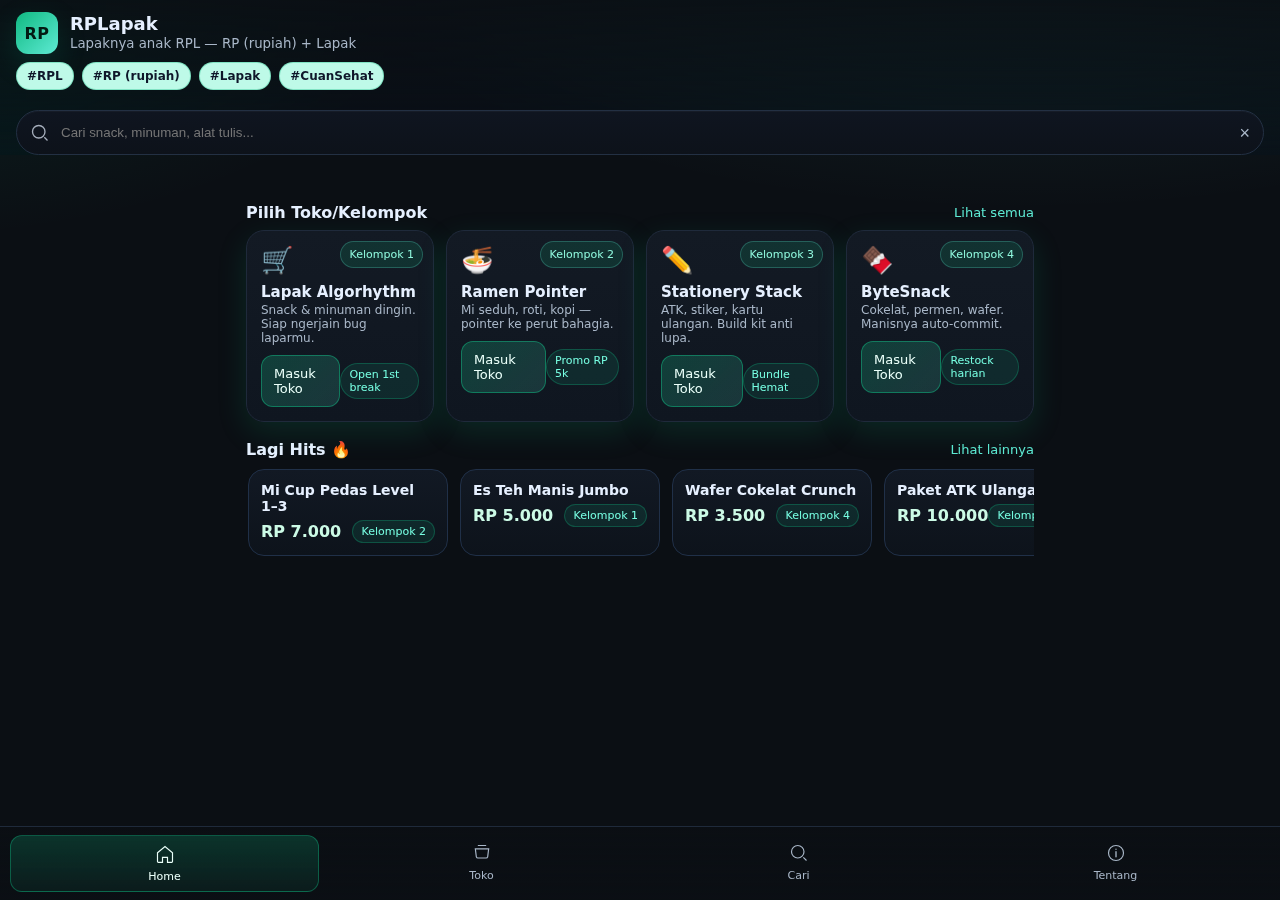
<file: index.html>
<!doctype html>
<html lang="id">
<head>
  <meta charset="utf-8" />
  <meta name="viewport" content="width=device-width,initial-scale=1,viewport-fit=cover" />
  <title>RPLapak — Home</title>
  <meta name="theme-color" content="#10b981" />
  <style>
    :root{
      --bg:#0b0f14;
      --card:#121821;
      --soft:#1a2330;
      --text:#e6f0ff;
      --muted:#a9b7c8;
      --brand:#10b981;    /* hijau “RP” */
      --brand-2:#5eead4;  /* teal accent */
      --warn:#f59e0b;
      --radius:18px;
      --shadow: 0 10px 30px rgba(16,185,129,.15);
    }
    *{box-sizing:border-box}
    html,body{height:100%}
    body{
      margin:0; font-family: ui-sans-serif, system-ui, -apple-system, Segoe UI, Roboto, "Helvetica Neue", Arial;
      background:
        radial-gradient(1200px 500px at 80% -10%, rgba(94,234,212,.12), transparent 60%),
        radial-gradient(900px 400px at -10% 0%, rgba(16,185,129,.12), transparent 60%),
        var(--bg);
      color:var(--text);
      -webkit-font-smoothing:antialiased; text-rendering:optimizelegibility;
    }
    .container{max-width:820px;margin:0 auto;padding:16px 16px 88px}
    header{
      position:sticky; top:0; z-index:50;
      backdrop-filter:saturate(150%) blur(10px);
      background:linear-gradient(to bottom, rgba(11,15,20,.85), rgba(11,15,20,.45) 60%, transparent);
    }
    .topbar{
      display:flex; align-items:center; gap:12px; padding:12px 16px 8px;
    }
    .logo{
      width:42px; height:42px; border-radius:12px; display:grid; place-items:center;
      background:linear-gradient(135deg, var(--brand), var(--brand-2));
      box-shadow:var(--shadow);
      color:#031a13; font-weight:800; letter-spacing:.5px;
    }
    .brand{
      line-height:1.1;
    }
    .brand h1{margin:0;font-size:18px}
    .brand small{color:var(--muted)}
    .tagrow{display:flex; gap:8px; padding:0 16px 12px; flex-wrap:wrap}
    .chip{
      font-size:12px; color:#0f172a; background:#befae8; padding:6px 10px; border-radius:999px; font-weight:700;
      border:1px solid rgba(16,185,129,.35);
    }
    .search{
      margin:8px 16px 14px; position:relative;
    }
    .search input{
      width:100%; padding:14px 44px 14px 44px; border-radius:999px; border:1px solid #233043;
      background:linear-gradient(180deg, #0f1520, #0d121a);
      color:var(--text); outline:none;
      box-shadow:inset 0 1px 0 rgba(255,255,255,.03);
    }
    .search svg{position:absolute; left:14px; top:50%; transform:translateY(-50%); opacity:.7}
    .search .clear{position:absolute; right:8px; top:50%; transform:translateY(-50%); background:transparent; border:none; color:var(--muted); font-size:18px}

    .section-title{
      display:flex; align-items:center; justify-content:space-between; margin:18px 0 8px;
    }
    .section-title h2{margin:0; font-size:16px}
    .section-title a{color:var(--brand-2); text-decoration:none; font-size:13px}

    .shops{
      display:grid; grid-template-columns:1fr 1fr; gap:12px;
    }
    .card{
      background:linear-gradient(180deg, #131a24, #0f1620);
      border:1px solid #1f2a3b; border-radius:var(--radius); padding:14px;
      box-shadow:var(--shadow); position:relative; overflow:hidden;
    }
    .card .badge{
      position:absolute; top:10px; right:10px; font-size:11px; padding:6px 8px; border-radius:999px;
      background:rgba(16,185,129,.15); color:#8ff7dd; border:1px solid rgba(94,234,212,.25);
    }
    .card .emoji{font-size:26px}
    .card h3{margin:8px 0 2px; font-size:15px}
    .card p{margin:0; color:var(--muted); font-size:12px}
    .card .row{display:flex; align-items:center; justify-content:space-between; margin-top:10px}
    .btn{
      display:inline-flex; align-items:center; gap:8px;
      padding:10px 12px; border-radius:12px; border:1px solid #213045; color:#bfe8dc; text-decoration:none; font-size:13px;
      background:linear-gradient(180deg,#0d141d,#0a1017);
    }
    .btn.primary{
      border-color:rgba(16,185,129,.5);
      background:linear-gradient(135deg, rgba(16,185,129,.25), rgba(94,234,212,.15));
      color:#eafff9;
    }

    .scrollx{
      display:flex; gap:12px; overflow-x:auto; padding:2px 4px 2px 2px; scroll-snap-type:x mandatory;
    }
    .scrollx::-webkit-scrollbar{height:6px}
    .scrollx::-webkit-scrollbar-thumb{background:#1f2a3b; border-radius:999px}

    .pill{
      min-width:200px; scroll-snap-align:center;
      background:linear-gradient(180deg,#121924,#0d131b);
      border:1px solid #203048; border-radius:16px; padding:12px;
    }
    .pill h4{margin:0 0 6px; font-size:14px}
    .price{color:#ccfbe6; font-weight:700}
    .tag{font-size:11px; color:#76fde1; background:rgba(16,185,129,.12); border:1px solid rgba(16,185,129,.3); padding:4px 8px; border-radius:999px}

    footer.nav{
      position:fixed; left:0; right:0; bottom:0; padding:8px 10px;
      background:linear-gradient(to top, rgba(11,15,20,.92), rgba(11,15,20,.4));
      backdrop-filter: blur(10px);
      border-top:1px solid #1f2a3b;
    }
    .tabs{
      display:grid; grid-template-columns:repeat(4,1fr); gap:8px;
    }
    .tab{
      display:flex; flex-direction:column; align-items:center; gap:6px; padding:8px 4px; border-radius:12px; color:var(--muted); text-decoration:none; font-size:11px;
    }
    .tab.active{color:#eafff9; background:linear-gradient(180deg, rgba(16,185,129,.22), rgba(16,185,129,.08)); border:1px solid rgba(16,185,129,.4)}
    .tab svg{width:20px; height:20px}
    /* Small helper */
    .sr{position:absolute; width:1px; height:1px; padding:0; overflow:hidden; clip:rect(0,0,0,0); white-space:nowrap; border:0}
    @media (min-width:560px){
      .shops{grid-template-columns:repeat(4,1fr)}
    }
  </style>
</head>
<body>
  <header>
    <div class="topbar">
      <div class="logo">RP</div>
      <div class="brand">
        <h1>RPLapak</h1>
        <small>Lapaknya anak RPL — RP (rupiah) + Lapak</small>
      </div>
    </div>
    <div class="tagrow">
      <span class="chip">#RPL</span>
      <span class="chip">#RP (rupiah)</span>
      <span class="chip">#Lapak</span>
      <span class="chip">#CuanSehat</span>
    </div>
    <div class="search">
      <svg width="20" height="20" viewBox="0 0 24 24" fill="none">
        <path d="M21 21l-3.8-3.8M10.5 18a7.5 7.5 0 1 1 0-15 7.5 7.5 0 0 1 0 15Z" stroke="currentColor" stroke-width="1.6" />
      </svg>
      <input id="q" type="search" placeholder="Cari snack, minuman, alat tulis..." inputmode="search" />
      <button class="clear" aria-label="Bersihkan" onclick="q.value=''; q.focus();">×</button>
    </div>
  </header>

  <main class="container">
    <div class="section-title">
      <h2>Pilih Toko/Kelompok</h2>
      <a href="#all" onclick="filterShop('all')">Lihat semua</a>
    </div>

    <section class="shops" id="shops">
      <!-- Toko 1 -->
      <article class="card" data-shop="kelompok-1">
        <span class="badge">Kelompok 1</span>
        <div class="emoji">🛒</div>
        <h3>Lapak Algorhythm</h3>
        <p>Snack & minuman dingin. Siap ngerjain bug laparmu.</p>
        <div class="row">
          <a class="btn primary" href="#k1" onclick="openShop('kelompok-1')">Masuk Toko</a>
          <span class="tag">Open 1st break</span>
        </div>
      </article>
      <!-- Toko 2 -->
      <article class="card" data-shop="kelompok-2">
        <span class="badge">Kelompok 2</span>
        <div class="emoji">🍜</div>
        <h3>Ramen Pointer</h3>
        <p>Mi seduh, roti, kopi — pointer ke perut bahagia.</p>
        <div class="row">
          <a class="btn primary" href="#k2" onclick="openShop('kelompok-2')">Masuk Toko</a>
          <span class="tag">Promo RP 5k</span>
        </div>
      </article>
      <!-- Toko 3 -->
      <article class="card" data-shop="kelompok-3">
        <span class="badge">Kelompok 3</span>
        <div class="emoji">✏️</div>
        <h3>Stationery Stack</h3>
        <p>ATK, stiker, kartu ulangan. Build kit anti lupa.</p>
        <div class="row">
          <a class="btn primary" href="#k3" onclick="openShop('kelompok-3')">Masuk Toko</a>
          <span class="tag">Bundle Hemat</span>
        </div>
      </article>
      <!-- Toko 4 -->
      <article class="card" data-shop="kelompok-4">
        <span class="badge">Kelompok 4</span>
        <div class="emoji">🍫</div>
        <h3>ByteSnack</h3>
        <p>Cokelat, permen, wafer. Manisnya auto-commit.</p>
        <div class="row">
          <a class="btn primary" href="#k4" onclick="openShop('kelompok-4')">Masuk Toko</a>
          <span class="tag">Restock harian</span>
        </div>
      </article>
    </section>

    <div class="section-title">
      <h2>Lagi Hits 🔥</h2>
      <a href="#more">Lihat lainnya</a>
    </div>

    <section class="scrollx" id="hits">
      <div class="pill" data-shop="kelompok-2">
        <h4>Mi Cup Pedas Level 1–3</h4>
        <div style="display:flex;justify-content:space-between;align-items:center;">
          <span class="price">RP 7.000</span>
          <span class="tag">Kelompok 2</span>
        </div>
      </div>
      <div class="pill" data-shop="kelompok-1">
        <h4>Es Teh Manis Jumbo</h4>
        <div style="display:flex;justify-content:space-between;align-items:center;">
          <span class="price">RP 5.000</span>
          <span class="tag">Kelompok 1</span>
        </div>
      </div>
      <div class="pill" data-shop="kelompok-4">
        <h4>Wafer Cokelat Crunch</h4>
        <div style="display:flex;justify-content:space-between;align-items:center;">
          <span class="price">RP 3.500</span>
          <span class="tag">Kelompok 4</span>
        </div>
      </div>
      <div class="pill" data-shop="kelompok-3">
        <h4>Paket ATK Ulangan</h4>
        <div style="display:flex;justify-content:space-between;align-items:center;">
          <span class="price">RP 10.000</span>
          <span class="tag">Kelompok 3</span>
        </div>
      </div>
    </section>
  </main>

  <footer class="nav" role="navigation" aria-label="Navigasi bawah">
    <div class="tabs">
      <a class="tab active" href="#home">
        <svg viewBox="0 0 24 24" fill="none"><path d="M3 10.5 12 3l9 7.5V21a1 1 0 0 1-1 1h-5v-6H9v6H4a1 1 0 0 1-1-1v-10.5Z" stroke="currentColor" stroke-width="1.4"/></svg>
        <span>Home</span>
      </a>
      <a class="tab" href="#shopsTab" onclick="scrollToShops()">
        <svg viewBox="0 0 24 24" fill="none"><path d="M4 7h16l-1.2 9.6A2 2 0 0 1 16.8 18H7.2a2 2 0 0 1-1.99-1.4L4 7Zm3-4h10" stroke="currentColor" stroke-width="1.4"/></svg>
        <span>Toko</span>
      </a>
      <a class="tab" href="#search" onclick="document.getElementById('q').focus()">
        <svg viewBox="0 0 24 24" fill="none"><path d="M21 21l-3.8-3.8M10.5 18a7.5 7.5 0 1 1 0-15 7.5 7.5 0 0 1 0 15Z" stroke="currentColor" stroke-width="1.4"/></svg>
        <span>Cari</span>
      </a>
      <a class="tab" href="#about" onclick="about()">
        <svg viewBox="0 0 24 24" fill="none"><path d="M12 7.5v.01M12 10.5v6" stroke="currentColor" stroke-width="1.6" stroke-linecap="round"/><circle cx="12" cy="12" r="9" stroke="currentColor" stroke-width="1.4"/></svg>
        <span>Tentang</span>
      </a>
    </div>
  </footer>

  <script>
    /* Mini filtering demo: ketik kata di search -> filter kartu & hits */
    const q = document.getElementById('q');
    const cards = [...document.querySelectorAll('.shops .card')];
    const pills = [...document.querySelectorAll('.scrollx .pill')];

    q.addEventListener('input', () => {
      const term = q.value.trim().toLowerCase();
      filter(term);
    });

    function filter(term){
      const show = (el, ok) => el.style.display = ok ? '' : 'none';
      cards.forEach(c=>{
        const text = c.innerText.toLowerCase();
        show(c, !term || text.includes(term));
      });
      pills.forEach(p=>{
        const text = p.innerText.toLowerCase();
        show(p, !term || text.includes(term));
      });
    }

    /* Filter by shop via link */
    function filterShop(slug){
      if(slug==='all'){ filter(''); q.value=''; return }
      q.value=''; // reset search
      cards.forEach(c => c.style.display = c.dataset.shop===slug ? '' : 'none');
      pills.forEach(p => p.style.display = p.dataset.shop===slug ? '' : 'none');
    }

    function openShop(slug){
      // Di tahap berikutnya bisa diarahkan ke halaman toko spesifik.
      // Untuk demo, kita hanya scroll ke hits dan filter produk sesuai toko:
      filterShop(slug);
      document.getElementById('hits').scrollIntoView({behavior:'smooth', block:'start'});
    }

    function scrollToShops(){
      document.getElementById('shops').scrollIntoView({behavior:'smooth', block:'start'});
    }

    function about(){
      alert('RPLapak — Lapaknya anak RPL.\nMakna nama: RPL (jurusan), RP (rupiah), Lapak (toko).\nHome ver. 1.0 — siap dikembangkan ke halaman toko & checkout.');
    }
  </script>
</body>
</html>
</file>
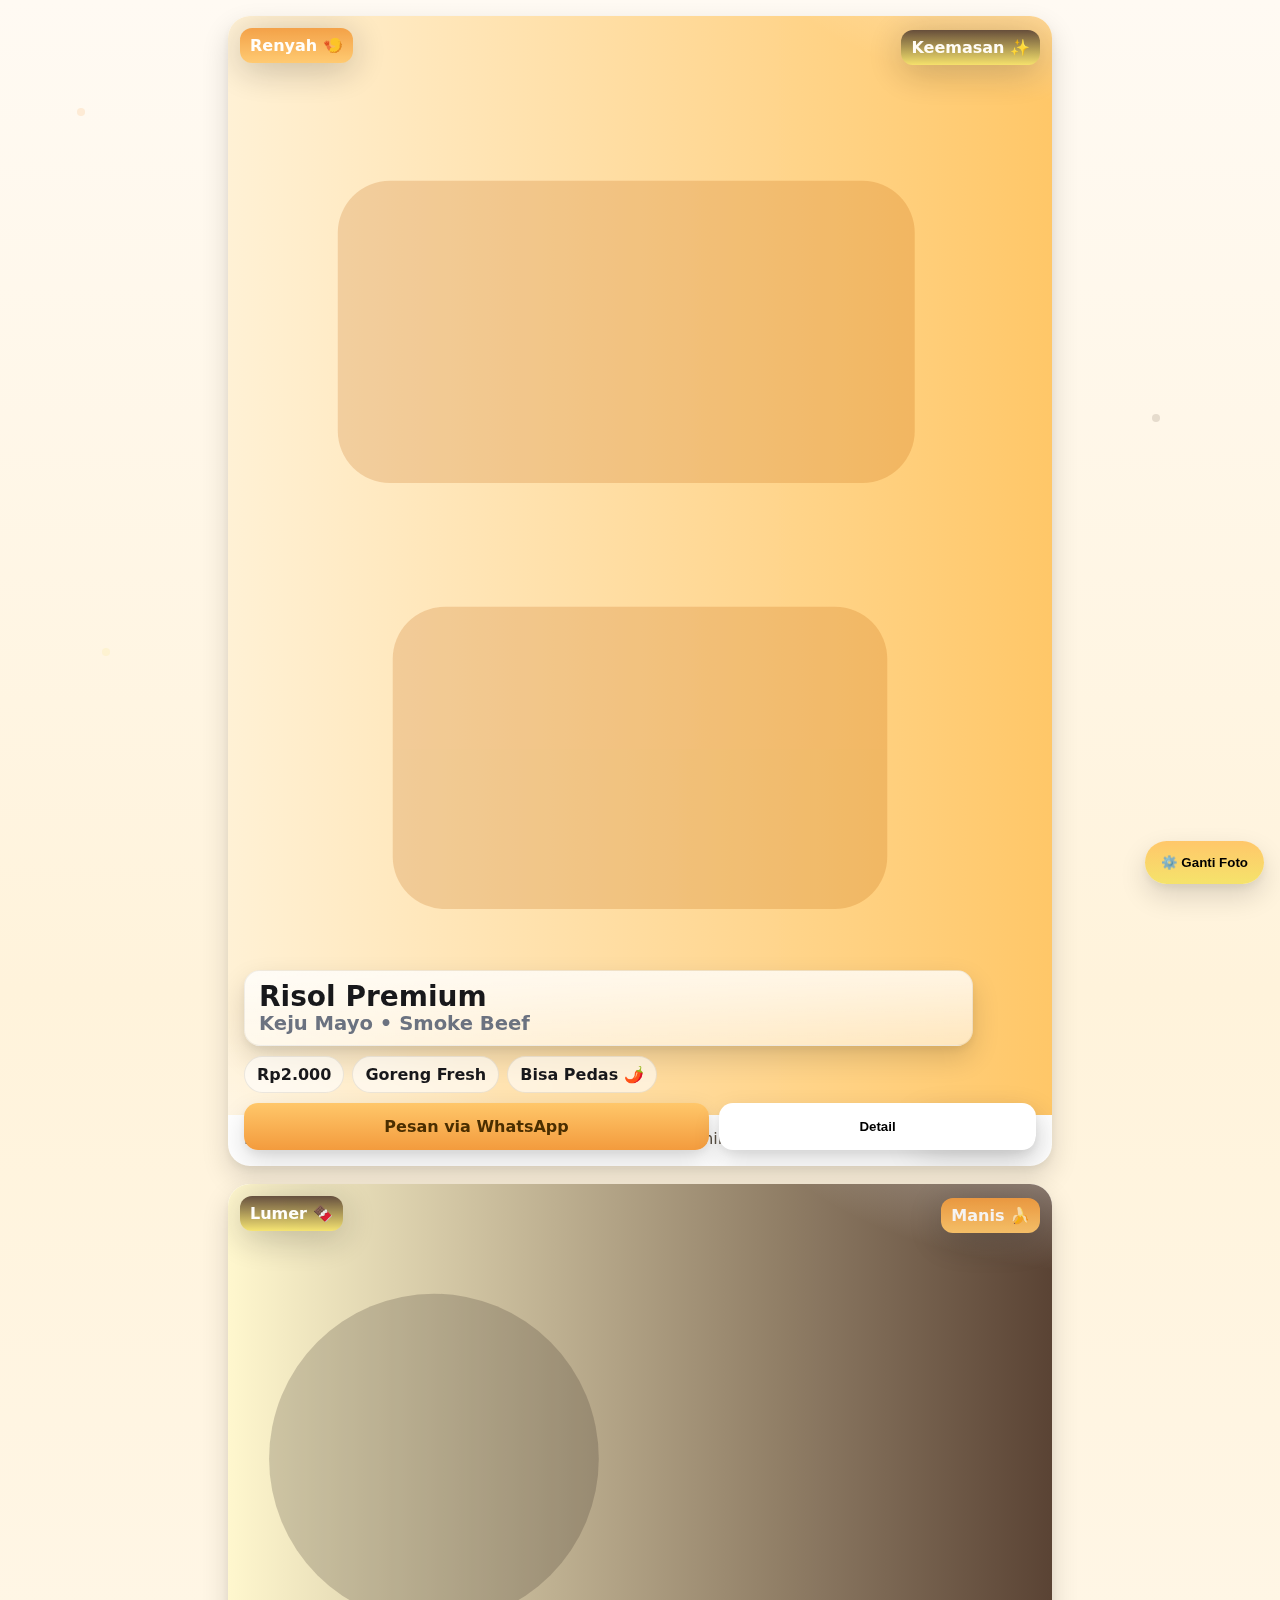
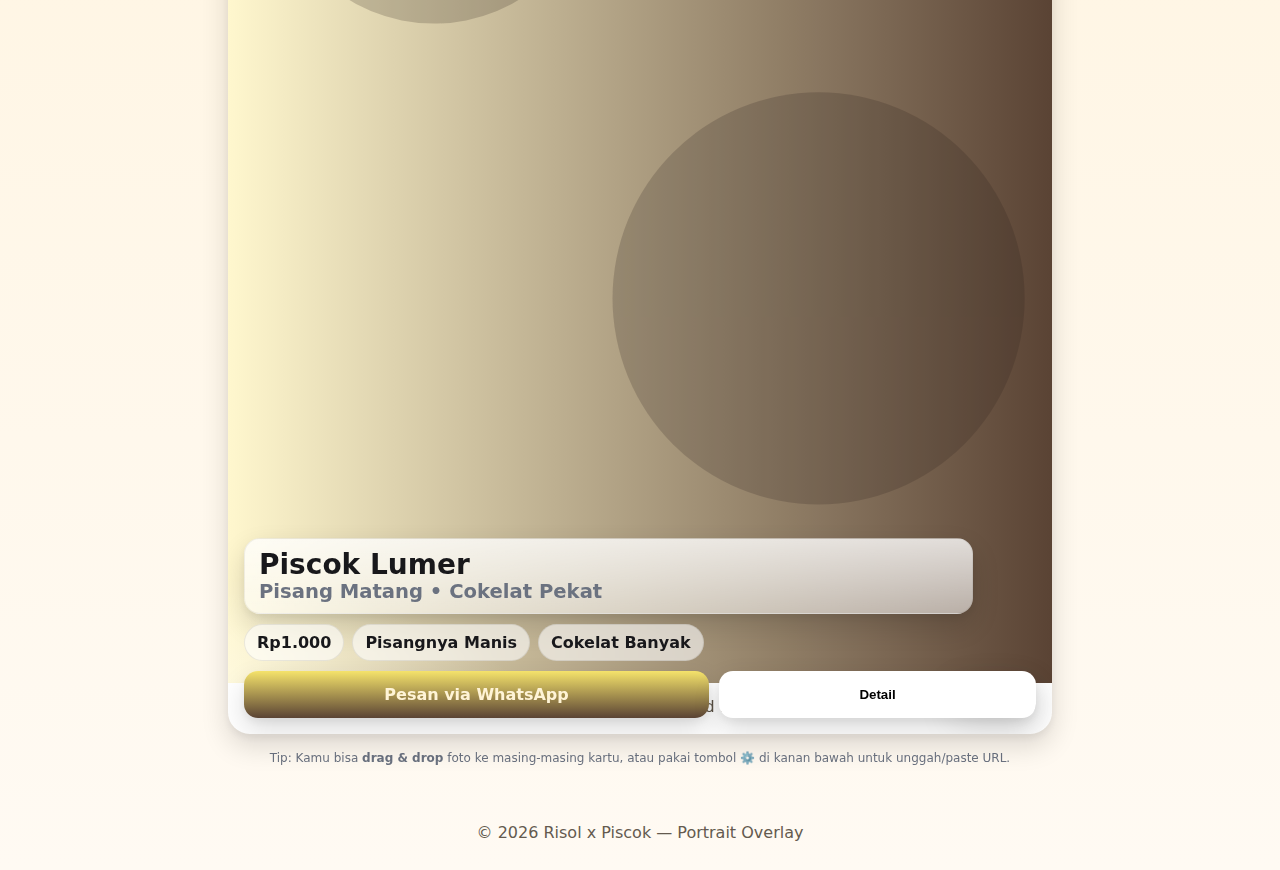
<file: kel2.html>
<!doctype html>
<html lang="id">
<head>
  <meta charset="utf-8" />
  <meta name="viewport" content="width=device-width, initial-scale=1" />
  <title>Risol & Piscok — Portrait Overlay</title>
  <meta name="description" content="Risol keemasan & Piscok lumer. Portrait hero dengan tombol melayang di dalam foto. Pesan via WhatsApp." />
  <style>
    :root{
      /* Risol: warm golden */
      --risol-1:#FFF1D6; --risol-2:#FFC76A; --risol-3:#F39B3D; --risol-4:#B85D00;
      /* Piscok: banana + cocoa */
      --piscok-1:#FFF7CF; --piscok-2:#F5E36B; --piscok-3:#5A4334; --piscok-4:#2C1F1B;
      --ink:#18181b; --muted:#6b7280; --bg:#fffaf3; --glass:#ffffffb3; --glass-dark:#00000033;
      --radius:22px; --shadow:0 12px 28px rgba(0,0,0,.14), 0 4px 10px rgba(0,0,0,.06);
    }
    *{box-sizing:border-box}
    html,body{margin:0}
    body{font-family: ui-sans-serif, system-ui, -apple-system, Segoe UI, Roboto, "Helvetica Neue", Arial;
      color:var(--ink); background:linear-gradient(180deg,#fffaf3, #fff3db 40%, #fffaf3);
      overflow-x:hidden;
    }
    a{color:inherit;text-decoration:none}

    /* ===== Decorative floating dots (small animations) ===== */
    .decor{position:fixed; inset:0; pointer-events:none; z-index:0}
    .dot{position:absolute; width:8px; height:8px; border-radius:50%; opacity:.15; filter:blur(.2px)}
    .d1{background:var(--risol-3)} .d2{background:var(--risol-2)} .d3{background:var(--piscok-3)} .d4{background:var(--piscok-2)}
    @keyframes floaty{0%{transform:translateY(0) translateX(0)}50%{transform:translateY(-12px) translateX(6px)}100%{transform:translateY(0) translateX(0)}}
    .dot{animation:floaty 6s ease-in-out infinite}

    /* ===== Layout ===== */
    .wrap{max-width:860px;margin:0 auto;padding:16px 18px 28px; position:relative; z-index:1}

    /* ===== Portrait Card ===== */
    .card{position:relative;border-radius:var(--radius);isolation:isolate;box-shadow:var(--shadow);overflow:hidden;background:#fff;margin-bottom:18px}
    .photo{position:relative;aspect-ratio:3/4; width:100%;
      --img:url('data:image/svg+xml;utf8,<svg xmlns="http://www.w3.org/2000/svg" viewBox="0 0 600 800"><defs><linearGradient id="g" x1="0" x2="1"><stop offset="0" stop-color="%23FFD187"/><stop offset="1" stop-color="%23F4A259"/></linearGradient></defs><rect width="600" height="800" fill="url(%23g)"/><g fill="%23fff" opacity=".25"><circle cx="90" cy="120" r="40"/><circle cx="520" cy="220" r="28"/><circle cx="170" cy="680" r="34"/></g></svg>');
      background:
        radial-gradient(800px 400px at 110% -10%, var(--glass) 0%, transparent 50%),
        radial-gradient(800px 400px at -10% 110%, var(--glass) 0%, transparent 55%),
        var(--img);
      background-size:cover; background-position:center; filter:saturate(1.02)
    }

    /* Replace images here (or inline style on .photo) */
    .card[data-type="risol"] .photo{--img: url('data:image/svg+xml;utf8,<svg xmlns="http://www.w3.org/2000/svg" viewBox="0 0 600 800"><defs><linearGradient id="g" x1="0" x2="1"><stop offset="0" stop-color="%23FFF1D6"/><stop offset="1" stop-color="%23FFC76A"/></linearGradient></defs><rect width="600" height="800" fill="url(%23g)"/><g opacity=".2" fill="%23B85D00"><rect x="80" y="120" width="420" height="220" rx="38"/><rect x="120" y="430" width="360" height="220" rx="38"/></g></svg>')}
    .card[data-type="piscok"] .photo{--img: url('data:image/svg+xml;utf8,<svg xmlns="http://www.w3.org/2000/svg" viewBox="0 0 600 800"><defs><linearGradient id="g" x1="0" x2="1"><stop offset="0" stop-color="%23FFF7CF"/><stop offset="1" stop-color="%235A4334"/></linearGradient></defs><rect width="600" height="800" fill="url(%23g)"/><g opacity=".2" fill="%232C1F1B"><circle cx="150" cy="200" r="120"/><circle cx="430" cy="520" r="150"/></g></svg>')}

    /* ===== In-photo overlays ===== */
    .overlay{position:absolute;inset:0;display:grid;grid-template-rows:1fr auto auto auto;gap:10px;padding:16px}
    .glass{backdrop-filter: blur(8px);background:linear-gradient(180deg,#ffffffcc,#ffffff88);border:1px solid rgba(0,0,0,.06);border-radius:16px;box-shadow:var(--shadow)}
    .title{align-self:end;max-width:92%;padding:10px 14px;font-weight:900;font-size:clamp(18px,6vw,28px);line-height:1.12}
    .title small{display:block;font-weight:700;color:var(--muted);font-size:.7em}

    .chips{display:flex;gap:8px;flex-wrap:wrap}
    .chip{padding:8px 12px;border-radius:999px;border:1px solid rgba(0,0,0,.08);background:#fff9;backdrop-filter:blur(6px);font-weight:800}

    .actions{display:flex;gap:10px}
    .btn{flex:1 1 auto;display:inline-flex;align-items:center;justify-content:center;gap:8px;padding:14px;border:none;border-radius:14px;font-weight:900;cursor:pointer;box-shadow:var(--shadow);transition:transform .2s, box-shadow .2s}
    .btn:active{transform:translateY(1px)}
    .btn-risol{background:linear-gradient(180deg,var(--risol-2),var(--risol-3));color:#4a2e00}
    .btn-piscok{background:linear-gradient(180deg,var(--piscok-2),var(--piscok-3));color:#fff4d6}
    .btn-ghost{background:#fff}

    /* Floating accent chips (decor inside photo) */
    .float{position:absolute;padding:8px 10px;border-radius:12px;font-weight:800;color:#fff;mix-blend:overlay;filter:drop-shadow(0 6px 18px rgba(0,0,0,.25));opacity:.92}
    .f1{left:12px;top:12px;background:linear-gradient(180deg,var(--risol-3),var(--risol-2))}
    .f2{right:12px;top:14px;background:linear-gradient(180deg,var(--piscok-3),var(--piscok-2))}
    .f3{right:16px;bottom:18px;background:linear-gradient(180deg,#111,#333);opacity:.5}

    /* Tag line area below (optional text outside photo) */
    .desc{padding:14px 16px 18px}
    .desc p{margin:0;color:#5b5245}

    /* Subtle motion */
    @keyframes glide{0%,100%{transform:translateY(0)}50%{transform:translateY(-6px)}}
    .float{animation:glide 4s ease-in-out infinite}
    .card:hover .float{animation-duration:3s}

    /* Footer */
    footer{padding:18px 18px 28px;color:#645a4f;text-align:center}

    /* ===== Floating Replace Controls ===== */
    .fab{position:fixed; right:16px; bottom:16px; z-index:30}
    .fab button{border:none;border-radius:999px;padding:14px 16px;font-weight:900;box-shadow:var(--shadow);cursor:pointer}
    .fab-main{background:linear-gradient(180deg,var(--risol-2),var(--piscok-2))}
    .fab-panel{position:absolute; right:0; bottom:60px; display:none; flex-direction:column; gap:8px}
    .fab.open .fab-panel{display:flex}
    .fab .mini{border-radius:12px; padding:10px 12px; background:#fff}
    .fab .mini strong{display:block}
    .hint{font-size:12px;color:var(--muted);margin-top:6px;text-align:center}

    .drop-hint{position:absolute; inset:0; display:none; place-items:center; background:rgba(255,255,255,.35); backdrop-filter:blur(2px); font-weight:900}
    .card.dragover .drop-hint{display:grid}
  </style>
</head>
<body>
  <!-- Small decorative animated dots -->
  <div class="decor" aria-hidden="true">
    <span class="dot d1" style="left:6%; top:12%; animation-duration:7s"></span>
    <span class="dot d2" style="left:78%; top:8%; animation-duration:8s"></span>
    <span class="dot d3" style="left:90%; top:46%; animation-duration:6.2s"></span>
    <span class="dot d4" style="left:8%; top:72%; animation-duration:7.4s"></span>
    <span class="dot d1" style="left:40%; top:88%; animation-duration:8.2s"></span>
  </div>

  <main class="wrap">

    <!-- ===== RISOL (atas) ===== -->
    <article id="risol" class="card" data-type="risol">
      <div class="photo"></div>
      <div class="drop-hint">Lepas gambar di sini untuk ganti foto Risol</div>
      <!-- Floating labels inside the photo -->
      <span class="float f1">Renyah 🍤</span>
      <span class="float f2">Keemasan ✨</span>
      <span class="float f3">Best Seller</span>

      <div class="overlay">
        <div></div>
        <div class="title glass">Risol Premium <small>Keju Mayo • Smoke Beef</small></div>
        <div class="chips">
          <span class="chip">Rp2.000</span>
          <span class="chip">Goreng Fresh</span>
          <span class="chip">Bisa Pedas 🌶️</span>
        </div>
        <div class="actions">
          <a class="btn btn-risol" data-product="Risol Premium" href="#">Pesan via WhatsApp</a>
          <button class="btn btn-ghost" data-info="Risol Premium">Detail</button>
        </div>
      </div>
      <div class="desc"><p>Kulit tipis krispi, isian melimpah. Pas untuk sarapan & camilan sore.</p></div>
    </article>

    <!-- ===== PISCOK (bawah, vertikal) ===== -->
    <article id="piscok" class="card" data-type="piscok">
      <div class="photo"></div>
      <div class="drop-hint">Lepas gambar di sini untuk ganti foto Piscok</div>
      <span class="float f1" style="background:linear-gradient(180deg,var(--piscok-3),var(--piscok-2))">Lumer 🍫</span>
      <span class="float f2" style="background:linear-gradient(180deg,var(--risol-3),var(--risol-2))">Manis 🍌</span>
      <span class="float f3">Favorit</span>

      <div class="overlay">
        <div></div>
        <div class="title glass">Piscok Lumer <small>Pisang Matang • Cokelat Pekat</small></div>
        <div class="chips">
          <span class="chip">Rp1.000</span>
          <span class="chip">Pisangnya Manis</span>
          <span class="chip">Cokelat Banyak</span>
        </div>
        <div class="actions">
          <a class="btn btn-piscok" data-product="Piscok Lumer" href="#">Pesan via WhatsApp</a>
          <button class="btn btn-ghost" data-info="Piscok Lumer">Detail</button>
        </div>
      </div>
      <div class="desc"><p>Camilan legit: pisang hangat bertemu cokelat lumer. Mood booster!</p></div>
    </article>

    <p class="hint">Tip: Kamu bisa <strong>drag & drop</strong> foto ke masing-masing kartu, atau pakai tombol ⚙️ di kanan bawah untuk unggah/paste URL.</p>
  </main>

  <!-- Floating controls: change photos -->
  <div class="fab" aria-label="Ganti Foto">
    <button class="fab-main">⚙️ Ganti Foto</button>
    <div class="fab-panel">
      <label class="mini"><strong>Risol</strong>
        <input id="file-risol" type="file" accept="image/*" hidden>
        <button data-pick="risol">Unggah</button>
        <button data-url="risol">Pakai URL</button>
      </label>
      <label class="mini"><strong>Piscok</strong>
        <input id="file-piscok" type="file" accept="image/*" hidden>
        <button data-pick="piscok">Unggah</button>
        <button data-url="piscok">Pakai URL</button>
      </label>
    </div>
  </div>

  <footer>© <span id="y"></span> Risol x Piscok — Portrait Overlay</footer>

  <script>
    const WA_NUMBER = "6287842320302"; // +62 878-4232-0302
    function wa(product){
      const msg = encodeURIComponent(`Halo! Saya mau pesan ${product}. Boleh info ready & total?`);
      return `https://wa.me/${WA_NUMBER}?text=${msg}`;
    }

    // Attach order buttons
    document.querySelectorAll('.actions a.btn').forEach(a=>{
      a.addEventListener('click', (e)=>{
        e.preventDefault();
        const p = a.getAttribute('data-product') || 'Order';
        location.href = wa(p);
      });
    });

    // Simple detail pop
    document.querySelectorAll('button[data-info]').forEach(b=>{
      b.addEventListener('click',()=>{
        const p = b.getAttribute('data-info');
        alert(`${p} — Info singkat:
• Bisa request level manis/pedas
• Minimal order fleksibel
• Bisa antar sekitar sekolah/rumah`);
      });
    });

    // Year
    document.getElementById('y').textContent = new Date().getFullYear();

    // Tiny parallax
    const cards = document.querySelectorAll('.card');
    function tilt(x,y,el){ el.style.transform = `perspective(900px) rotateY(${x*6}deg) rotateX(${y*-6}deg)`; }
    cards.forEach(card=>{
      card.addEventListener('mousemove', e=>{
        const r = card.getBoundingClientRect();
        const x = (e.clientX - r.left)/r.width - .5; 
        const y = (e.clientY - r.top)/r.height - .5;
        tilt(x,y,card);
      });
      card.addEventListener('mouseleave', ()=> card.style.transform='');
    });
    if(window.DeviceOrientationEvent){
      window.addEventListener('deviceorientation', (ev)=>{
        const x = Math.max(-.5, Math.min(.5, (ev.gamma||0)/45));
        const y = Math.max(-.5, Math.min(.5, (ev.beta||0)/45));
        cards.forEach(c=>tilt(x/2,y/2,c));
      });
    }

    // ====== Change Photo (Upload / URL / DragDrop) ======
    const map = {
      risol: document.querySelector('#risol .photo'),
      piscok: document.querySelector('#piscok .photo')
    };
    function setPhoto(target, src){
      if(!map[target]) return;
      map[target].style.setProperty('--img', `url('${src}')`);
    }
    // Upload buttons
    document.querySelectorAll('[data-pick]').forEach(btn=>{
      btn.addEventListener('click', ()=>{
        const key = btn.getAttribute('data-pick');
        const input = document.getElementById('file-'+key);
        input.click();
      });
    });
    // File inputs
    function readFileToURL(file, cb){
      const r = new FileReader();
      r.onload = ()=> cb(r.result);
      r.readAsDataURL(file);
    }
    document.getElementById('file-risol').addEventListener('change', e=>{
      const f = e.target.files[0]; if(!f) return; readFileToURL(f, url=> setPhoto('risol', url));
    });
    document.getElementById('file-piscok').addEventListener('change', e=>{
      const f = e.target.files[0]; if(!f) return; readFileToURL(f, url=> setPhoto('piscok', url));
    });
    // URL buttons
    document.querySelectorAll('[data-url]').forEach(btn=>{
      btn.addEventListener('click', ()=>{
        const key = btn.getAttribute('data-url');
        const url = prompt('Tempel URL gambar (format JPG/PNG/WebP):');
        if(url){ setPhoto(key, url); }
      });
    });
    // FAB toggle
    const fab = document.querySelector('.fab');
    document.querySelector('.fab-main').addEventListener('click', ()=> fab.classList.toggle('open'));

    // Drag & Drop per-card
    function enableDrop(cardId){
      const card = document.getElementById(cardId);
      const photo = card.querySelector('.photo');
      card.addEventListener('dragover', (e)=>{ e.preventDefault(); card.classList.add('dragover'); });
      card.addEventListener('dragleave', ()=> card.classList.remove('dragover'));
      card.addEventListener('drop', (e)=>{
        e.preventDefault(); card.classList.remove('dragover');
        const f = e.dataTransfer.files && e.dataTransfer.files[0];
        if(f && f.type.startsWith('image/')){ readFileToURL(f, url=> photo.style.setProperty('--img', `url('${url}')`)); }
      });
    }
    enableDrop('risol');
    enableDrop('piscok');
  </script>
</body>
</html>
</file>
